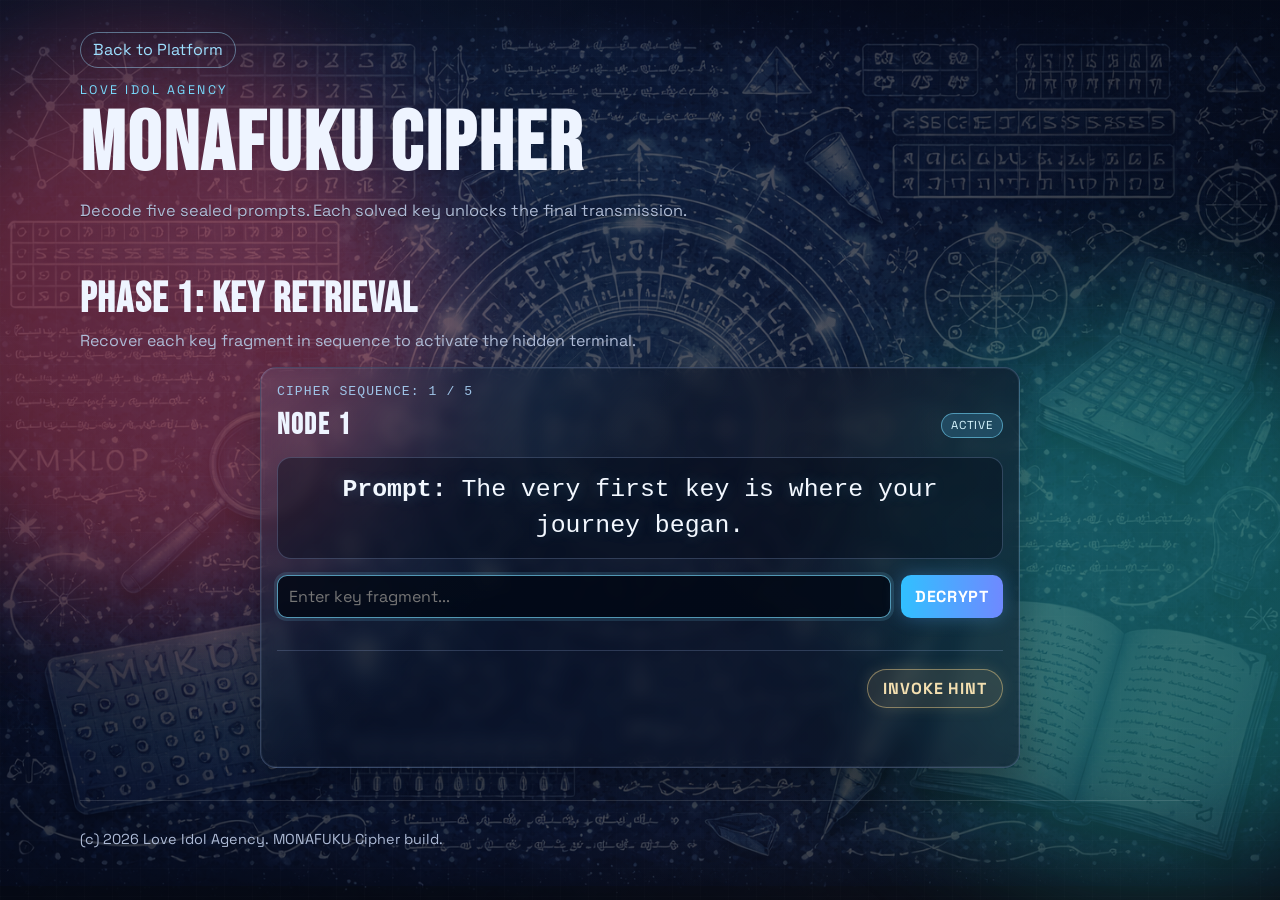
<file: games/cipher/index.html>
<!DOCTYPE html>
<html lang="en">
<head>
  <meta charset="UTF-8" />
  <meta name="viewport" content="width=device-width, initial-scale=1.0" />
  <title>MONAFUKU Cipher | Love Idol Agency</title>
  <link rel="preconnect" href="https://fonts.googleapis.com" />
  <link rel="preconnect" href="https://fonts.gstatic.com" crossorigin />
  <link href="https://fonts.googleapis.com/css2?family=Space+Grotesk:wght@400;500;700&family=Bebas+Neue&display=swap" rel="stylesheet" />
  <link rel="stylesheet" href="styles.css" />
</head>
<body>
  <div class="background-art"></div>
  <div class="background-glow bg-1"></div>
  <div class="background-glow bg-2"></div>
  <div class="background-grid"></div>

  <header class="container hero">
    <a class="back-link" href="/">Back to Platform</a>
    <p class="brand-tag">LOVE IDOL AGENCY</p>
    <h1>MONAFUKU CIPHER</h1>
    <p class="hero-subtitle">
      Decode five sealed prompts. Each solved key unlocks the final transmission.
    </p>
  </header>

  <main class="container">
    <section id="phaseOne" class="phase-section">
      <div class="section-heading">
        <h2>Phase 1: Key Retrieval</h2>
        <p>Recover each key fragment in sequence to activate the hidden terminal.</p>
      </div>
      <div id="levels" class="levels-grid"></div>
    </section>

    <section id="phaseTwo" class="phase-section phase-two hidden">
      <div class="section-heading">
        <h2>Phase 2: Hidden Transmission</h2>
        <p>Inject the encoded string and verify the recovered message.</p>
      </div>

      <div class="cipher-engine">
        <div class="engine-block single-block">
          <h3>Decryption Terminal</h3>
          <p class="result-title">Clues</p>
          <ul class="clue-list">
            <li>Use the final number from Phase 1 as your master key modifier.</li>
            <li>Apply Caesar logic with the correct shift derived from that key.</li>
            <li>The decoded message is a short sentence about a place opening.</li>
          </ul>
          <label for="encodedInput">Encoded String</label>
          <input id="encodedInput" type="text" placeholder="Enter encrypted sequence" autocomplete="off" />
          <button id="decodeBtn" class="primary-btn" type="button">Run Verification</button>
          <p id="attemptFeedback" class="attempt-feedback">-</p>
        </div>
      </div>
    </section>
  </main>

  <footer class="container footer">
    <p>(c) 2026 Love Idol Agency. MONAFUKU Cipher build.</p>
  </footer>

  <div id="hintPopup" class="hint-popup" aria-live="polite" aria-hidden="true">
    <div class="hint-popup-inner">
      <img src="assets/hint-guide.png" alt="Hint guide character in purple hood" />
      <div class="hint-dialogue">
        <p class="hint-dialogue-name">Mysterious Guide</p>
        <p id="hintDialogueText" class="hint-dialogue-text"></p>
      </div>
      <button id="hintCloseBtn" class="hint-close-btn" type="button" aria-label="Close hint">Close</button>
    </div>
  </div>

  <div id="successPopup" class="success-popup" aria-live="polite" aria-hidden="true">
    <div class="success-popup-panel">
      <p class="success-badge">Message Unlocked</p>
      <h3>Congratulations</h3>
      <p id="successMessageText" class="success-message-text"></p>
    </div>
  </div>

  <script src="script.js"></script>
</body>
</html>
</file>
<file: games/cipher/styles.css>
:root {
  --bg: #060c1f;
  --text: #eef4ff;
  --muted: #aebbd6;
  --stroke: rgba(173, 201, 255, 0.24);
  --glow-cyan: #79dcff;
  --glow-gold: #f8d48b;
}

* {
  box-sizing: border-box;
}

html,
body {
  margin: 0;
  padding: 0;
  min-height: 100%;
  background: #07090f;
  overscroll-behavior: none;
}

body {
  position: relative;
  overflow-x: hidden;
  font-family: "Space Grotesk", sans-serif;
  color: var(--text);
  background: radial-gradient(circle at 20% 20%, #101c3d 0%, #060c1f 52%, #050a16 100%);
  isolation: isolate;
}

.background-art {
  position: fixed;
  inset: 0;
  pointer-events: none;
  background:
    linear-gradient(rgba(5, 10, 24, 0.52), rgba(5, 10, 24, 0.5)),
    radial-gradient(circle at center, transparent 36%, rgba(3, 7, 16, 0.32) 74%),
    radial-gradient(circle at 12% 12%, rgba(116, 209, 255, 0.14), transparent 44%),
    radial-gradient(circle at 88% 88%, rgba(248, 212, 139, 0.12), transparent 46%),
    url("assets/cipher-atlas-bg.png") center / cover no-repeat;
  opacity: 0.62;
  z-index: 0;
  animation: atlas-breathe 14s ease-in-out infinite alternate;
}

.container {
  width: min(1120px, 92vw);
  margin-inline: auto;
}

.background-grid {
  position: fixed;
  inset: 0;
  background-image: linear-gradient(rgba(255, 255, 255, 0.03) 1px, transparent 1px),
    linear-gradient(90deg, rgba(255, 255, 255, 0.03) 1px, transparent 1px);
  background-size: 28px 28px;
  pointer-events: none;
  z-index: 1;
  opacity: 0.45;
}

.background-glow {
  position: fixed;
  width: 44vw;
  height: 44vw;
  border-radius: 50%;
  filter: blur(65px);
  z-index: 1;
  opacity: 0.34;
}

.bg-1 {
  left: -10vw;
  top: 5vh;
  background: #ff4a5f;
}

.bg-2 {
  right: -12vw;
  bottom: 4vh;
  background: #24d1c4;
}

h1,
h2,
h3 {
  margin: 0;
  letter-spacing: 0.03em;
  font-family: "Bebas Neue", sans-serif;
}

.hero {
  padding: 2rem 0 1.4rem;
  position: relative;
  z-index: 3;
}

.back-link {
  display: inline-block;
  color: #9ddfff;
  text-decoration: none;
  margin-bottom: 0.9rem;
  border: 1px solid rgba(157, 223, 255, 0.45);
  border-radius: 999px;
  padding: 0.4rem 0.75rem;
}

.brand-tag {
  margin: 0;
  letter-spacing: 0.2em;
  font-size: 0.78rem;
  color: #79dcff;
  text-shadow: 0 0 14px rgba(121, 220, 255, 0.4);
}

h1 {
  margin-top: 0.5rem;
  font-size: clamp(3.2rem, 8vw, 5.2rem);
  line-height: 0.95;
}

.hero-subtitle {
  margin-top: 0.9rem;
  color: var(--muted);
  font-size: 1.02rem;
  max-width: 760px;
  text-shadow: 0 1px 0 rgba(0, 0, 0, 0.35);
}

.phase-section {
  margin: 1rem 0 2rem;
  position: relative;
  z-index: 3;
}

h2 {
  font-size: clamp(2rem, 4vw, 2.6rem);
}

.section-heading p {
  color: var(--muted);
  margin-top: 0.35rem;
}

.levels-grid {
  margin-top: 1rem;
  display: block;
  max-width: 760px;
  margin-inline: auto;
}

.level-card {
  border: 1px solid var(--stroke);
  border-radius: 16px;
  background:
    linear-gradient(135deg, rgba(126, 206, 255, 0.08), rgba(8, 16, 35, 0.62) 40%, rgba(10, 18, 37, 0.55)),
    radial-gradient(circle at 82% 14%, rgba(248, 212, 139, 0.08), transparent 34%);
  padding: 1rem;
  position: relative;
  display: flex;
  flex-direction: column;
  backdrop-filter: blur(7px);
  box-shadow: inset 0 0 0 1px rgba(186, 226, 255, 0.08), 0 22px 40px rgba(0, 0, 0, 0.28);
}

.progress-line {
  margin: 0 0 0.55rem;
  color: #9fc4e8;
  font-size: 0.82rem;
  letter-spacing: 0.08em;
  text-transform: uppercase;
  font-family: ui-monospace, SFMono-Regular, Menlo, Consolas, "Liberation Mono", monospace;
}

.level-head {
  display: flex;
  justify-content: space-between;
  align-items: center;
  gap: 0.8rem;
}

.level-head h3 {
  font-size: 1.8rem;
  letter-spacing: 0.06em;
}

.pill {
  font-size: 0.72rem;
  text-transform: uppercase;
  letter-spacing: 0.08em;
  padding: 0.28rem 0.55rem;
  border-radius: 999px;
  border: 1px solid rgba(255, 255, 255, 0.22);
}

.pill.locked {
  color: #f2b0ba;
  border-color: rgba(255, 109, 129, 0.35);
  background: rgba(255, 86, 109, 0.12);
}

.pill.active {
  color: #d8f7ff;
  border-color: rgba(121, 220, 255, 0.55);
  background: rgba(83, 188, 245, 0.2);
}

.pill.solved {
  color: #9cffd0;
  border-color: rgba(47, 227, 130, 0.45);
  background: rgba(47, 227, 130, 0.18);
}

.question-line {
  margin: 0.9rem 0 0;
  color: #f3f8ff;
  text-align: center;
  font-size: clamp(1.15rem, 2.1vw, 1.55rem);
  padding: 0.88rem 0.8rem;
  border: 1px solid rgba(173, 201, 255, 0.23);
  border-radius: 14px;
  background: rgba(4, 10, 24, 0.42);
  text-shadow: 0 0 14px rgba(121, 220, 255, 0.22);
  font-family: ui-monospace, SFMono-Regular, Menlo, Consolas, "Liberation Mono", monospace;
  line-height: 1.45;
}

.hint {
  margin: 0.35rem 0 0.8rem;
  color: var(--muted);
}

.answer-row {
  display: flex;
  flex-wrap: wrap;
  gap: 0.6rem;
  margin-top: 1rem;
}

.answer-input {
  flex: 1 1 180px;
  border-radius: 10px;
  border: 1px solid rgba(170, 211, 255, 0.32);
  background: rgba(2, 8, 20, 0.82);
  color: var(--text);
  padding: 0.62rem 0.7rem;
  font: inherit;
  transition: border-color 0.2s ease, box-shadow 0.2s ease;
}

.answer-input:focus {
  outline: none;
  border-color: rgba(121, 220, 255, 0.68);
  box-shadow: 0 0 0 3px rgba(121, 220, 255, 0.14);
}

button {
  border: 0;
  border-radius: 10px;
  padding: 0.62rem 0.9rem;
  font: inherit;
  cursor: pointer;
  color: #fff;
  letter-spacing: 0.04em;
}

.check-btn {
  background: linear-gradient(90deg, #31c0ff, #6f89ff);
  box-shadow: 0 0 18px rgba(84, 171, 255, 0.33);
  text-transform: uppercase;
  font-weight: 700;
}

.check-btn:disabled,
.answer-input:disabled {
  opacity: 0.5;
  cursor: not-allowed;
}

.feedback {
  min-height: 1.2rem;
  margin-top: 0.6rem;
  color: #ffd6db;
  font-family: ui-monospace, SFMono-Regular, Menlo, Consolas, "Liberation Mono", monospace;
  font-size: 0.9rem;
}

.feedback.ok {
  color: #92ffcb;
}

.hint-row {
  margin-top: 2rem;
  padding-top: 1.1rem;
  border-top: 1px solid rgba(173, 201, 255, 0.2);
  display: flex;
  justify-content: flex-end;
}

.hint-toggle-btn {
  border: 1px solid rgba(248, 212, 139, 0.45);
  background: rgba(248, 212, 139, 0.1);
  color: #f3dfb0;
  border-radius: 999px;
  padding: 0.5rem 0.92rem;
  box-shadow: 0 0 15px rgba(248, 212, 139, 0.14);
  text-transform: uppercase;
  font-weight: 700;
  letter-spacing: 0.06em;
}

.hidden {
  display: none;
}

.cipher-engine {
  margin-top: 1rem;
  display: block;
  max-width: 860px;
}

.engine-block {
  border: 1px solid var(--stroke);
  border-radius: 16px;
  background:
    linear-gradient(145deg, rgba(74, 121, 255, 0.16), rgba(7, 14, 33, 0.7)),
    radial-gradient(circle at 92% 10%, rgba(248, 212, 139, 0.12), transparent 28%);
  padding: 1rem;
  backdrop-filter: blur(7px);
  box-shadow: inset 0 0 0 1px rgba(186, 226, 255, 0.08), 0 22px 40px rgba(0, 0, 0, 0.26);
}

.engine-block h3 {
  font-size: 1.8rem;
}

.single-block {
  max-width: 860px;
}

.mono {
  font-family: ui-monospace, SFMono-Regular, Menlo, Consolas, "Liberation Mono", monospace;
  font-size: 0.96rem;
  line-height: 1.5;
  color: #ebf2ff;
  word-break: break-word;
}

#encodedInput {
  width: 100%;
  margin-top: 0.5rem;
  border-radius: 10px;
  border: 1px solid rgba(170, 211, 255, 0.32);
  background: rgba(2, 8, 20, 0.82);
  color: var(--text);
  padding: 0.62rem 0.7rem;
  font: inherit;
}

.primary-btn {
  margin-top: 0.7rem;
  background: linear-gradient(90deg, #31c0ff, #6f89ff);
  box-shadow: 0 0 18px rgba(84, 171, 255, 0.32);
}

.clue-list {
  margin: 0.4rem 0 1rem 1.1rem;
  padding: 0;
  color: #d7e2f5;
}

.clue-list li {
  margin: 0 0 0.38rem;
}

.attempt-feedback {
  min-height: 1.2rem;
  margin: 0.8rem 0 0.2rem;
  color: #ffd6db;
  font-family: ui-monospace, SFMono-Regular, Menlo, Consolas, "Liberation Mono", monospace;
  font-size: 0.9rem;
}

.attempt-feedback.ok {
  color: #92ffcb;
}

.result-title {
  margin: 0.8rem 0 0.2rem;
  color: var(--muted);
}

.result-line {
  margin: 0;
}

.result-final {
  margin: 0;
  font-size: 1.35rem;
  color: #ffeeaa;
  font-weight: 700;
}

.footer {
  border-top: 1px solid rgba(255, 255, 255, 0.12);
  padding: 0.9rem 0 1.5rem;
  color: var(--muted);
  font-size: 0.9rem;
  position: relative;
  z-index: 3;
}

.hint-popup {
  position: fixed;
  left: 50%;
  bottom: 14px;
  width: min(980px, 94vw);
  transform: translateX(-50%) translateY(calc(100% + 30px));
  opacity: 0;
  pointer-events: none;
  transition: transform 0.28s ease, opacity 0.28s ease;
  z-index: 30;
}

.hint-popup.show {
  transform: translateX(-50%) translateY(0);
  opacity: 1;
  pointer-events: auto;
}

.hint-popup-inner {
  border: 1px solid rgba(121, 220, 255, 0.36);
  background: linear-gradient(140deg, rgba(10, 22, 45, 0.95), rgba(8, 15, 32, 0.96));
  border-radius: 16px;
  padding: 0.85rem;
  display: grid;
  grid-template-columns: 140px 1fr auto;
  gap: 0.9rem;
  align-items: end;
  box-shadow: 0 16px 38px rgba(0, 0, 0, 0.45);
}

.hint-popup-inner img {
  width: 140px;
  height: 140px;
  object-fit: cover;
  border-radius: 12px;
  border: 1px solid rgba(255, 255, 255, 0.26);
}

.hint-dialogue {
  border: 1px solid rgba(255, 255, 255, 0.18);
  background: rgba(131, 199, 255, 0.08);
  border-radius: 12px;
  padding: 0.7rem 0.8rem;
}

.hint-dialogue-name {
  margin: 0;
  color: #8cdaff;
  font-weight: 700;
}

.hint-dialogue-text {
  margin: 0.3rem 0 0;
  color: #f2ecff;
}

.hint-close-btn {
  align-self: start;
  border: 1px solid rgba(121, 220, 255, 0.34);
  background: rgba(121, 220, 255, 0.12);
  color: #e7f7ff;
  border-radius: 999px;
  padding: 0.38rem 0.74rem;
}

.success-popup {
  position: fixed;
  inset: 0;
  display: grid;
  place-items: center;
  background: rgba(6, 8, 14, 0.66);
  backdrop-filter: blur(6px);
  opacity: 0;
  pointer-events: none;
  transition: opacity 0.22s ease;
  z-index: 45;
}

.success-popup.show {
  opacity: 1;
  pointer-events: auto;
}

.success-popup-panel {
  width: min(640px, 92vw);
  border: 1px solid rgba(248, 212, 139, 0.46);
  border-radius: 18px;
  padding: 1.1rem 1.1rem 1rem;
  background:
    radial-gradient(620px 280px at 15% 0%, rgba(121, 220, 255, 0.2), transparent 60%),
    radial-gradient(620px 280px at 85% 100%, rgba(248, 212, 139, 0.2), transparent 60%),
    linear-gradient(145deg, rgba(10, 18, 38, 0.96), rgba(7, 12, 27, 0.97));
  box-shadow: 0 20px 55px rgba(0, 0, 0, 0.52), 0 0 36px rgba(255, 228, 132, 0.16);
}

.success-badge {
  margin: 0;
  display: inline-block;
  border: 1px solid rgba(255, 228, 132, 0.48);
  border-radius: 999px;
  padding: 0.28rem 0.62rem;
  color: #ffe9a2;
  background: rgba(255, 228, 132, 0.14);
  font-size: 0.78rem;
  text-transform: uppercase;
  letter-spacing: 0.08em;
}

.success-popup-panel h3 {
  margin-top: 0.62rem;
  font-size: clamp(2.1rem, 5vw, 2.9rem);
  color: #e6f7ff;
  text-shadow: 0 0 18px rgba(121, 220, 255, 0.35);
}

.success-message-text {
  margin: 0.35rem 0 0;
  font-size: 1.15rem;
  color: #f7ebc0;
  line-height: 1.45;
}

@keyframes atlas-breathe {
  0% {
    transform: scale(1);
  }
  100% {
    transform: scale(1.03);
  }
}

@media (max-width: 900px) {
  .cipher-engine {
    max-width: 100%;
  }

  .hint-popup-inner {
    grid-template-columns: 96px 1fr;
    align-items: center;
  }

  .hint-popup-inner img {
    width: 96px;
    height: 96px;
  }

  .hint-close-btn {
    grid-column: 1 / -1;
    justify-self: end;
  }
}
</file>
